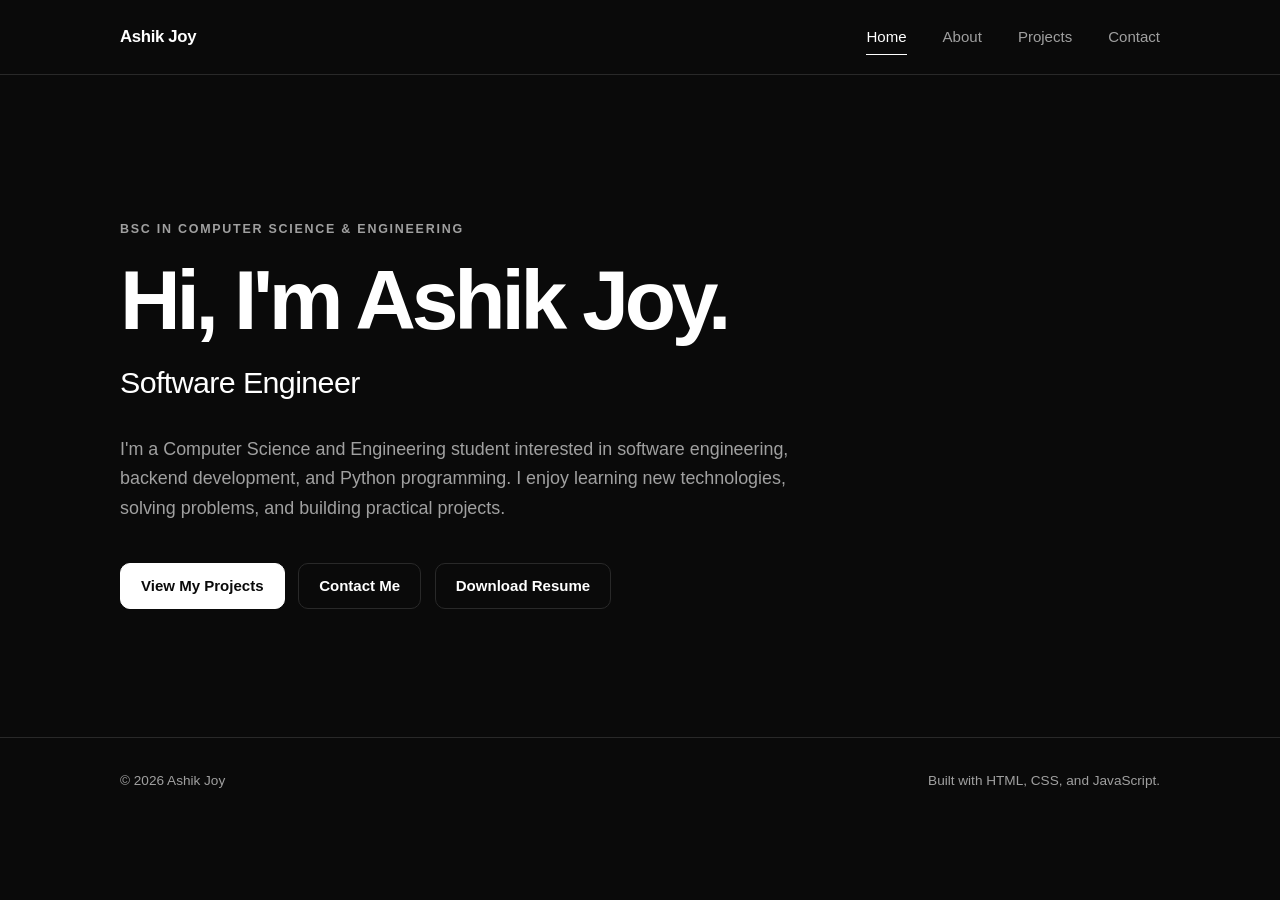
<file: index.html>
<!DOCTYPE html>
<html lang="en">
<head>
  <meta charset="UTF-8">
  <meta name="viewport" content="width=device-width, initial-scale=1.0">
  <meta name="description" content="Portfolio of Ashik Joy, a Computer Science and Engineering student interested in software engineering, backend development, and Python.">
  <title>Home | Ashik Joy</title>
  <link rel="stylesheet" href="css/style.css">
  <script src="js/script.js" defer></script>
</head>
<body>
  <a class="skip-link" href="#main-content">Skip to main content</a>

  <!-- Shared navigation: keep this block consistent on every page. -->
  <header class="site-header">
    <div class="container nav-inner">
      <a class="logo" href="index.html">Ashik Joy</a>

      <nav class="site-nav" aria-label="Primary navigation">
        <button class="nav-toggle" type="button" aria-label="Toggle navigation" aria-expanded="false" aria-controls="primary-navigation">
          <span></span>
          <span></span>
          <span></span>
        </button>

        <ul class="nav-menu" id="primary-navigation">
          <li><a class="active" href="index.html" aria-current="page">Home</a></li>
          <li><a href="about.html">About</a></li>
          <li><a href="projects.html">Projects</a></li>
          <li><a href="contact.html">Contact</a></li>
        </ul>
      </nav>
    </div>
  </header>

  <main class="site-main" id="main-content">
    <section class="hero">
      <div class="container">
        <div class="hero-content">
          <p class="eyebrow">BSc in Computer Science &amp; Engineering</p>
          <h1>Hi, I'm Ashik Joy.</h1>
          <p class="hero-title">Software Engineer</p>
          <p class="hero-description">I'm a Computer Science and Engineering student interested in software engineering, backend development, and Python programming. I enjoy learning new technologies, solving problems, and building practical projects.</p>

          <div class="hero-actions">
            <a class="button button--primary" href="projects.html">View My Projects</a>
            <a class="button" href="contact.html">Contact Me</a>
            <!-- Add the PDF at assets/Ashik-Joy-CV.pdf when it is ready. -->
            <a class="button" href="assets/Ashik-Joy-CV.pdf" download>Download Resume</a>
          </div>
        </div>
      </div>
    </section>
  </main>

  <footer class="site-footer">
    <div class="container footer-inner">
      <p>&copy; 2026 Ashik Joy</p>
      <p>Built with HTML, CSS, and JavaScript.</p>
    </div>
  </footer>
</body>
</html>
</file>
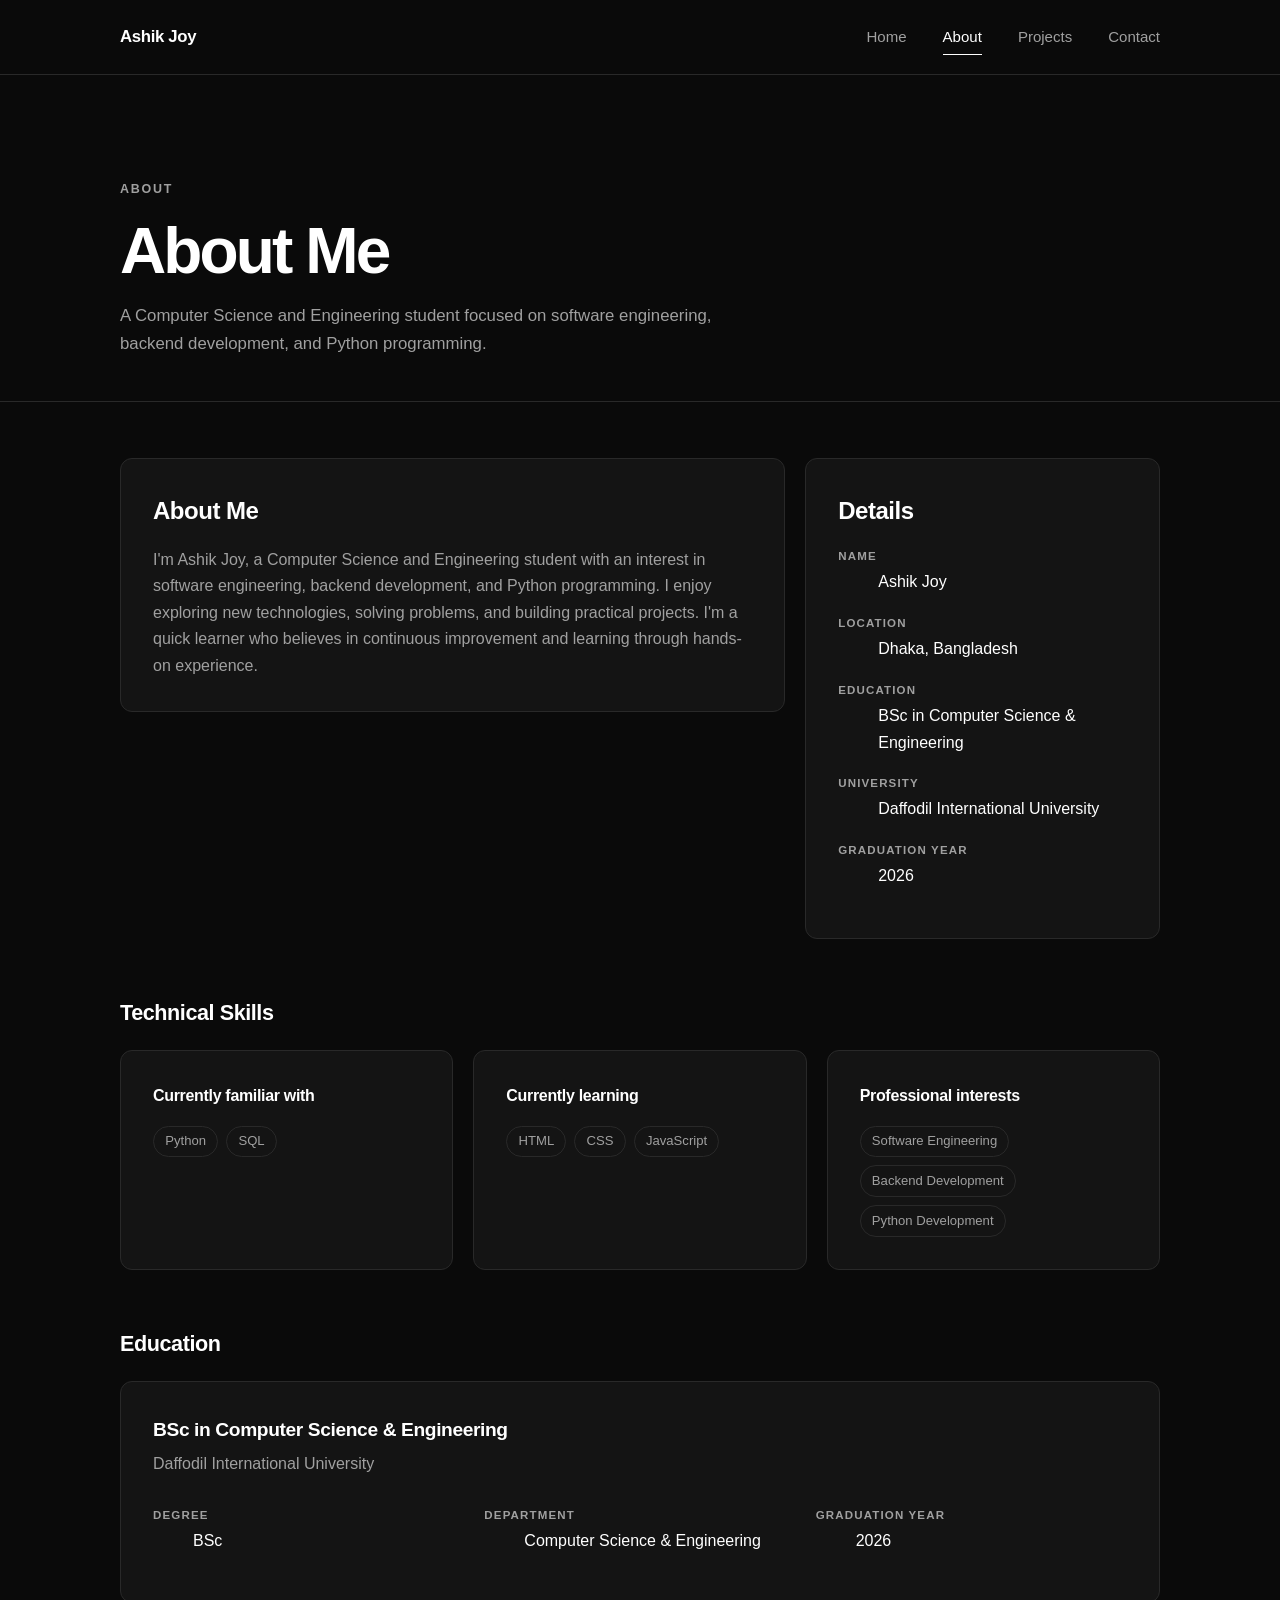
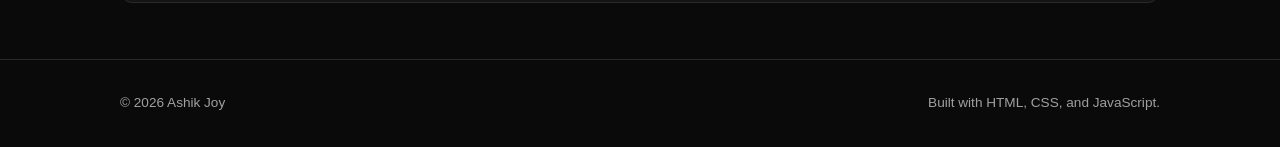
<file: about.html>
<!DOCTYPE html>
<html lang="en">
<head>
  <meta charset="UTF-8">
  <meta name="viewport" content="width=device-width, initial-scale=1.0">
  <meta name="description" content="About Ashik Joy, a Computer Science and Engineering student focused on software engineering, backend development, and Python.">
  <title>About | Ashik Joy</title>
  <link rel="stylesheet" href="css/style.css">
  <script src="js/script.js" defer></script>
</head>
<body>
  <a class="skip-link" href="#main-content">Skip to main content</a>

  <!-- Shared navigation: keep this block consistent on every page. -->
  <header class="site-header">
    <div class="container nav-inner">
      <a class="logo" href="index.html">Ashik Joy</a>

      <nav class="site-nav" aria-label="Primary navigation">
        <button class="nav-toggle" type="button" aria-label="Toggle navigation" aria-expanded="false" aria-controls="primary-navigation">
          <span></span>
          <span></span>
          <span></span>
        </button>

        <ul class="nav-menu" id="primary-navigation">
          <li><a href="index.html">Home</a></li>
          <li><a class="active" href="about.html" aria-current="page">About</a></li>
          <li><a href="projects.html">Projects</a></li>
          <li><a href="contact.html">Contact</a></li>
        </ul>
      </nav>
    </div>
  </header>

  <main class="site-main" id="main-content">
    <section class="page-header">
      <div class="container">
        <p class="eyebrow">About</p>
        <h1>About Me</h1>
        <p class="page-intro">A Computer Science and Engineering student focused on software engineering, backend development, and Python programming.</p>
      </div>
    </section>

    <section class="section">
      <div class="container about-layout">
        <article class="card">
          <h2>About Me</h2>
          <p class="about-copy">I'm Ashik Joy, a Computer Science and Engineering student with an interest in software engineering, backend development, and Python programming. I enjoy exploring new technologies, solving problems, and building practical projects. I'm a quick learner who believes in continuous improvement and learning through hands-on experience.</p>
        </article>

        <aside class="card" aria-labelledby="details-heading">
          <h2 id="details-heading">Details</h2>
          <dl class="detail-list">
            <div>
              <dt>Name</dt>
              <dd>Ashik Joy</dd>
            </div>
            <div>
              <dt>Location</dt>
              <dd>Dhaka, Bangladesh</dd>
            </div>
            <div>
              <dt>Education</dt>
              <dd>BSc in Computer Science &amp; Engineering</dd>
            </div>
            <div>
              <dt>University</dt>
              <dd>Daffodil International University</dd>
            </div>
            <div>
              <dt>Graduation Year</dt>
              <dd>2026</dd>
            </div>
          </dl>
        </aside>
      </div>
    </section>

    <section class="section section--tight">
      <div class="container">
        <h2 class="section-heading">Technical Skills</h2>

        <div class="skill-groups">
          <article class="card skill-group">
            <h3>Currently familiar with</h3>
            <ul class="tag-list">
              <li>Python</li>
              <li>SQL</li>
            </ul>
          </article>

          <article class="card skill-group">
            <h3>Currently learning</h3>
            <ul class="tag-list">
              <li>HTML</li>
              <li>CSS</li>
              <li>JavaScript</li>
            </ul>
          </article>

          <article class="card skill-group">
            <h3>Professional interests</h3>
            <ul class="tag-list">
              <li>Software Engineering</li>
              <li>Backend Development</li>
              <li>Python Development</li>
            </ul>
          </article>
        </div>
      </div>
    </section>

    <section class="section section--tight">
      <div class="container">
        <h2 class="section-heading">Education</h2>

        <article class="card education-card">
          <h3>BSc in Computer Science &amp; Engineering</h3>
          <p class="education-university">Daffodil International University</p>

          <dl class="detail-list detail-list--columns">
            <div>
              <dt>Degree</dt>
              <dd>BSc</dd>
            </div>
            <div>
              <dt>Department</dt>
              <dd>Computer Science &amp; Engineering</dd>
            </div>
            <div>
              <dt>Graduation Year</dt>
              <dd>2026</dd>
            </div>
          </dl>
        </article>
      </div>
    </section>
  </main>

  <footer class="site-footer">
    <div class="container footer-inner">
      <p>&copy; 2026 Ashik Joy</p>
      <p>Built with HTML, CSS, and JavaScript.</p>
    </div>
  </footer>
</body>
</html>
</file>
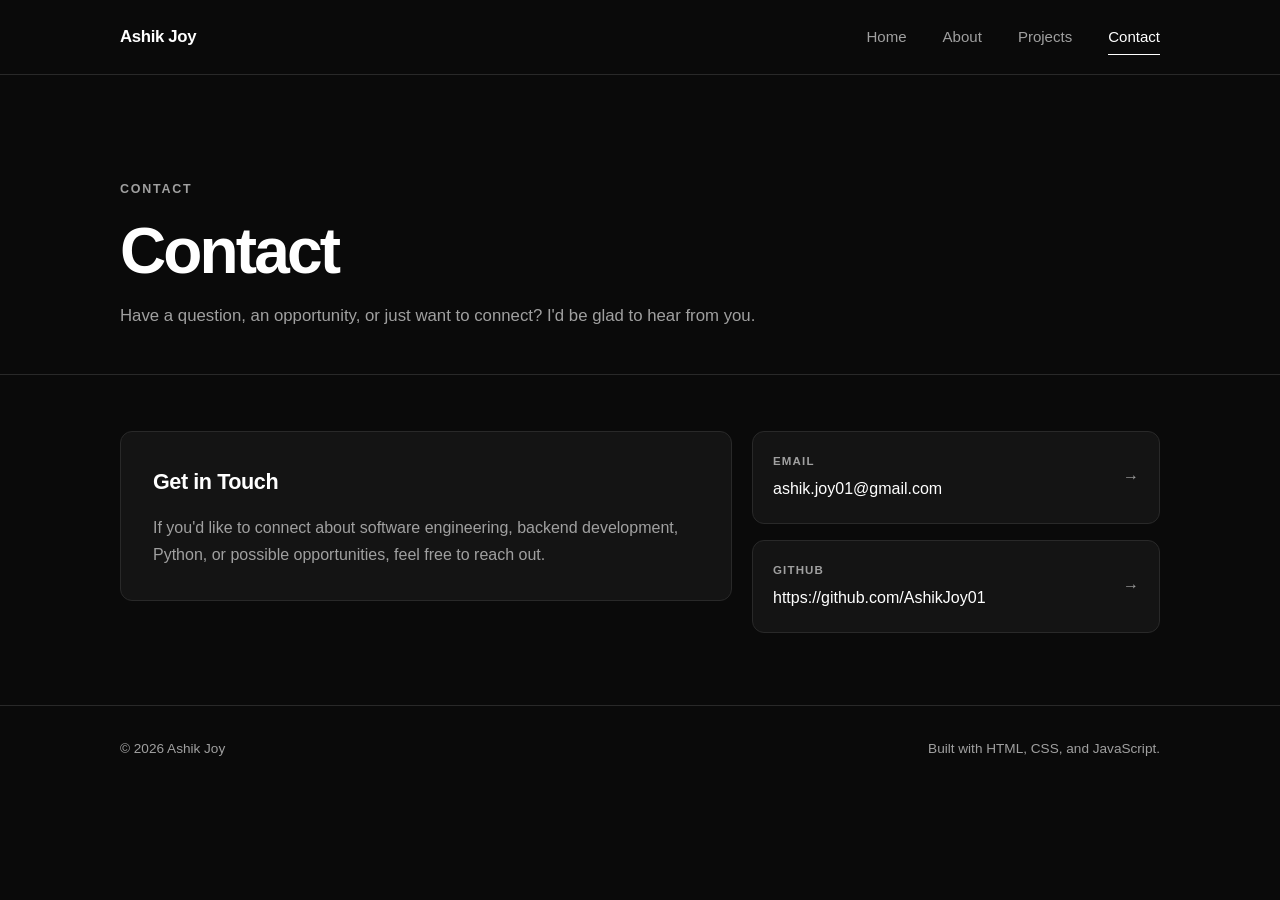
<file: contact.html>
<!DOCTYPE html>
<html lang="en">
<head>
  <meta charset="UTF-8">
  <meta name="viewport" content="width=device-width, initial-scale=1.0">
  <meta name="description" content="Contact Ashik Joy by email or GitHub.">
  <title>Contact | Ashik Joy</title>
  <link rel="stylesheet" href="css/style.css">
  <script src="js/script.js" defer></script>
</head>
<body>
  <a class="skip-link" href="#main-content">Skip to main content</a>

  <!-- Shared navigation: keep this block consistent on every page. -->
  <header class="site-header">
    <div class="container nav-inner">
      <a class="logo" href="index.html">Ashik Joy</a>

      <nav class="site-nav" aria-label="Primary navigation">
        <button class="nav-toggle" type="button" aria-label="Toggle navigation" aria-expanded="false" aria-controls="primary-navigation">
          <span></span>
          <span></span>
          <span></span>
        </button>

        <ul class="nav-menu" id="primary-navigation">
          <li><a href="index.html">Home</a></li>
          <li><a href="about.html">About</a></li>
          <li><a href="projects.html">Projects</a></li>
          <li><a class="active" href="contact.html" aria-current="page">Contact</a></li>
        </ul>
      </nav>
    </div>
  </header>

  <main class="site-main" id="main-content">
    <section class="page-header">
      <div class="container">
        <p class="eyebrow">Contact</p>
        <h1>Contact</h1>
        <p class="page-intro">Have a question, an opportunity, or just want to connect? I'd be glad to hear from you.</p>
      </div>
    </section>

    <section class="section">
      <div class="container contact-layout">
        <article class="card contact-message">
          <h2>Get in Touch</h2>
          <p>If you'd like to connect about software engineering, backend development, Python, or possible opportunities, feel free to reach out.</p>
        </article>

        <address class="contact-links">
          <a class="contact-link" href="mailto:ashik.joy01@gmail.com">
            <span>
              <span class="contact-label">Email</span>
              <span class="contact-value">ashik.joy01@gmail.com</span>
            </span>
            <span class="contact-arrow" aria-hidden="true">&rarr;</span>
          </a>

          <a class="contact-link" href="https://github.com/AshikJoy01" target="_blank" rel="noopener noreferrer">
            <span>
              <span class="contact-label">GitHub</span>
              <span class="contact-value">https://github.com/AshikJoy01</span>
            </span>
            <span class="contact-arrow" aria-hidden="true">&rarr;</span>
          </a>
        </address>
      </div>
    </section>
  </main>

  <footer class="site-footer">
    <div class="container footer-inner">
      <p>&copy; 2026 Ashik Joy</p>
      <p>Built with HTML, CSS, and JavaScript.</p>
    </div>
  </footer>
</body>
</html>
</file>
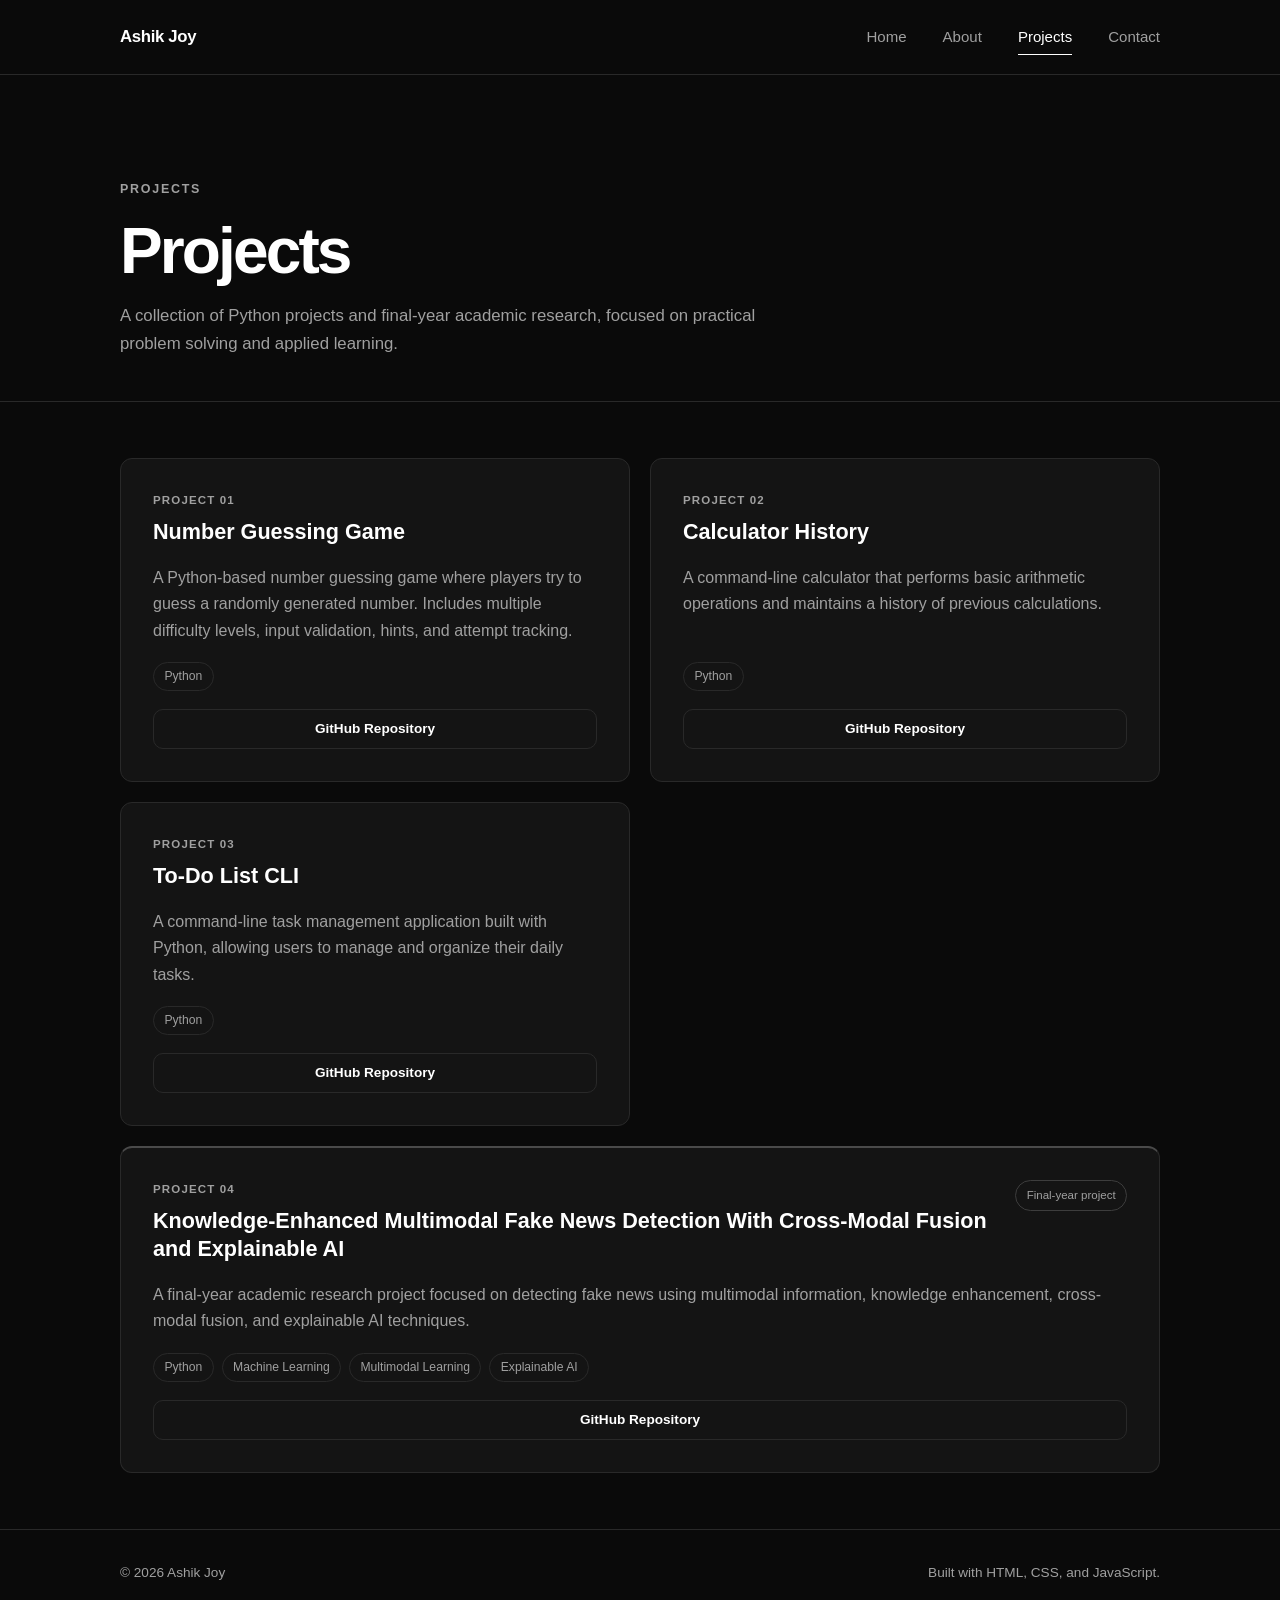
<file: projects.html>
<!DOCTYPE html>
<html lang="en">
<head>
  <meta charset="UTF-8">
  <meta name="viewport" content="width=device-width, initial-scale=1.0">
  <meta name="description" content="Projects by Ashik Joy, including Python command-line applications and a final-year multimodal fake news detection research project.">
  <title>Projects | Ashik Joy</title>
  <link rel="stylesheet" href="css/style.css">
  <script src="js/script.js" defer></script>
</head>
<body>
  <a class="skip-link" href="#main-content">Skip to main content</a>

  <!-- Shared navigation: keep this block consistent on every page. -->
  <header class="site-header">
    <div class="container nav-inner">
      <a class="logo" href="index.html">Ashik Joy</a>

      <nav class="site-nav" aria-label="Primary navigation">
        <button class="nav-toggle" type="button" aria-label="Toggle navigation" aria-expanded="false" aria-controls="primary-navigation">
          <span></span>
          <span></span>
          <span></span>
        </button>

        <ul class="nav-menu" id="primary-navigation">
          <li><a href="index.html">Home</a></li>
          <li><a href="about.html">About</a></li>
          <li><a class="active" href="projects.html" aria-current="page">Projects</a></li>
          <li><a href="contact.html">Contact</a></li>
        </ul>
      </nav>
    </div>
  </header>

  <main class="site-main" id="main-content">
    <section class="page-header">
      <div class="container">
        <p class="eyebrow">Projects</p>
        <h1>Projects</h1>
        <p class="page-intro">A collection of Python projects and final-year academic research, focused on practical problem solving and applied learning.</p>
      </div>
    </section>

    <section class="section">
      <div class="container">
        <div class="project-grid">
          <article class="project-card">
            <div class="project-header">
              <div>
                <p class="project-number">Project 01</p>
                <h2>Number Guessing Game</h2>
              </div>
            </div>

            <p class="project-description">A Python-based number guessing game where players try to guess a randomly generated number. Includes multiple difficulty levels, input validation, hints, and attempt tracking.</p>

            <ul class="tag-list project-tech" aria-label="Technologies used">
              <li>Python</li>
            </ul>

            <!-- Replace # with the repository URL when it is available. -->
            <a class="button button--small" href="#" aria-label="GitHub repository placeholder for Number Guessing Game">GitHub Repository</a>
          </article>

          <article class="project-card">
            <div class="project-header">
              <div>
                <p class="project-number">Project 02</p>
                <h2>Calculator History</h2>
              </div>
            </div>

            <p class="project-description">A command-line calculator that performs basic arithmetic operations and maintains a history of previous calculations.</p>

            <ul class="tag-list project-tech" aria-label="Technologies used">
              <li>Python</li>
            </ul>

            <!-- Replace # with the repository URL when it is available. -->
            <a class="button button--small" href="#" aria-label="GitHub repository placeholder for Calculator History">GitHub Repository</a>
          </article>

          <article class="project-card">
            <div class="project-header">
              <div>
                <p class="project-number">Project 03</p>
                <h2>To-Do List CLI</h2>
              </div>
            </div>

            <p class="project-description">A command-line task management application built with Python, allowing users to manage and organize their daily tasks.</p>

            <ul class="tag-list project-tech" aria-label="Technologies used">
              <li>Python</li>
            </ul>

            <!-- Replace # with the repository URL when it is available. -->
            <a class="button button--small" href="#" aria-label="GitHub repository placeholder for To-Do List CLI">GitHub Repository</a>
          </article>

          <article class="project-card project-card--featured">
            <div class="project-header">
              <div>
                <p class="project-number">Project 04</p>
                <h2>Knowledge-Enhanced Multimodal Fake News Detection With Cross-Modal Fusion and Explainable AI</h2>
              </div>
              <span class="project-badge">Final-year project</span>
            </div>

            <p class="project-description">A final-year academic research project focused on detecting fake news using multimodal information, knowledge enhancement, cross-modal fusion, and explainable AI techniques.</p>

            <ul class="tag-list project-tech" aria-label="Technologies used">
              <li>Python</li>
              <li>Machine Learning</li>
              <li>Multimodal Learning</li>
              <li>Explainable AI</li>
            </ul>

            <!-- Replace # with the repository URL when it is available. -->
            <a class="button button--small" href="#" aria-label="GitHub repository placeholder for the final-year research project">GitHub Repository</a>
          </article>
        </div>
      </div>
    </section>
  </main>

  <footer class="site-footer">
    <div class="container footer-inner">
      <p>&copy; 2026 Ashik Joy</p>
      <p>Built with HTML, CSS, and JavaScript.</p>
    </div>
  </footer>
</body>
</html>
</file>
<file: css/style.css>
/* ==========================================================
   Design tokens
   Change these values to update the theme across the site.
   ========================================================== */

:root {
  --bg: #0a0a0a;
  --surface: #141414;
  --surface-hover: #1a1a1a;
  --text: #ffffff;
  --muted: #a0a0a0;
  --border: #292929;
  --border-hover: #3d3d3d;
  --max-width: 1120px;
  --radius: 12px;
  --page-padding: clamp(1.25rem, 4vw, 2.5rem);
  --transition: 180ms ease;
}

/* ==========================================================
   Base styles
   ========================================================== */

*,
*::before,
*::after {
  box-sizing: border-box;
}

html {
  scroll-behavior: smooth;
}

body {
  margin: 0;
  background: var(--bg);
  color: var(--text);
  font-family: -apple-system, BlinkMacSystemFont, "Segoe UI", Roboto, Helvetica, Arial, sans-serif;
  font-size: 16px;
  line-height: 1.65;
  -webkit-font-smoothing: antialiased;
}

h1,
h2,
h3,
p,
dl,
dd {
  margin-top: 0;
}

a {
  color: inherit;
  text-decoration: none;
}

button {
  font: inherit;
}

ul {
  margin: 0;
  padding: 0;
  list-style: none;
}

::selection {
  background: #ffffff;
  color: #0a0a0a;
}

:focus-visible {
  outline: 2px solid var(--text);
  outline-offset: 4px;
}

.container {
  width: 100%;
  max-width: var(--max-width);
  margin: 0 auto;
  padding: 0 var(--page-padding);
}

.site-main {
  min-height: 70vh;
}

.sr-only {
  position: absolute;
  width: 1px;
  height: 1px;
  padding: 0;
  margin: -1px;
  overflow: hidden;
  clip: rect(0, 0, 0, 0);
  white-space: nowrap;
  border: 0;
}

.skip-link {
  position: absolute;
  top: -100px;
  left: var(--page-padding);
  z-index: 100;
  padding: 0.65rem 1rem;
  background: var(--text);
  color: var(--bg);
  border-radius: 8px;
  font-weight: 600;
}

.skip-link:focus {
  top: 1rem;
}

/* ==========================================================
   Shared navigation
   ========================================================== */

.site-header {
  position: sticky;
  top: 0;
  z-index: 20;
  background: var(--bg);
  border-bottom: 1px solid var(--border);
}

.nav-inner {
  display: flex;
  align-items: center;
  justify-content: space-between;
  min-height: 74px;
}

.logo {
  font-size: 1.05rem;
  font-weight: 700;
  letter-spacing: -0.02em;
  transition: color var(--transition);
}

.logo:hover {
  color: var(--muted);
}

.site-nav {
  display: flex;
  align-items: center;
}

.nav-menu {
  display: flex;
  align-items: center;
  gap: clamp(1.25rem, 3vw, 2.25rem);
}

.nav-menu a {
  position: relative;
  display: inline-block;
  padding: 0.25rem 0;
  color: var(--muted);
  font-size: 0.94rem;
  transition: color var(--transition);
}

.nav-menu a::after {
  content: "";
  position: absolute;
  right: 0;
  bottom: -2px;
  left: 0;
  height: 1px;
  background: var(--text);
  transform: scaleX(0);
  transition: transform var(--transition);
}

.nav-menu a:hover,
.nav-menu a.active {
  color: var(--text);
}

.nav-menu a:hover::after,
.nav-menu a.active::after {
  transform: scaleX(1);
}

.nav-toggle {
  display: none;
  width: 42px;
  height: 38px;
  place-items: center;
  padding: 0;
  background: transparent;
  border: 1px solid var(--border);
  border-radius: 8px;
  cursor: pointer;
  transition: border-color var(--transition), background var(--transition);
}

.nav-toggle:hover {
  background: var(--surface);
  border-color: var(--border-hover);
}

.nav-toggle span {
  display: block;
  width: 18px;
  height: 1.5px;
  background: var(--text);
  transition: transform var(--transition), opacity var(--transition);
}

.nav-toggle span + span {
  margin-top: 4px;
}

.nav-toggle[aria-expanded="true"] span:first-child {
  transform: translateY(5.5px) rotate(45deg);
}

.nav-toggle[aria-expanded="true"] span:nth-child(2) {
  opacity: 0;
}

.nav-toggle[aria-expanded="true"] span:last-child {
  transform: translateY(-5.5px) rotate(-45deg);
}

/* ==========================================================
   Buttons
   ========================================================== */

.button {
  display: inline-flex;
  align-items: center;
  justify-content: center;
  min-height: 46px;
  padding: 0.7rem 1.25rem;
  border: 1px solid var(--border);
  border-radius: 10px;
  background: transparent;
  color: var(--text);
  font-size: 0.94rem;
  font-weight: 600;
  line-height: 1.2;
  cursor: pointer;
  transition: background var(--transition), border-color var(--transition), color var(--transition), transform var(--transition);
}

.button:hover {
  background: var(--surface-hover);
  border-color: var(--border-hover);
  transform: translateY(-1px);
}

.button:active {
  transform: translateY(0);
}

.button--primary {
  background: var(--text);
  border-color: var(--text);
  color: var(--bg);
}

.button--primary:hover {
  background: #e6e6e6;
  border-color: #e6e6e6;
}

.button--small {
  min-height: 40px;
  padding: 0.55rem 0.95rem;
  font-size: 0.85rem;
}

/* ==========================================================
   Page headings and shared sections
   ========================================================== */

.eyebrow {
  margin-bottom: 1rem;
  color: var(--muted);
  font-size: 0.78rem;
  font-weight: 600;
  letter-spacing: 0.14em;
  text-transform: uppercase;
}

.hero {
  padding: clamp(5rem, 12vw, 9rem) 0 clamp(5rem, 10vw, 8rem);
}

.hero-content {
  max-width: 760px;
}

.hero h1 {
  margin-bottom: 0.75rem;
  font-size: clamp(2.75rem, 7vw, 5.25rem);
  font-weight: 700;
  line-height: 1.06;
  letter-spacing: -0.05em;
}

.hero-title {
  margin-bottom: 1.75rem;
  font-size: clamp(1.3rem, 3vw, 1.9rem);
  font-weight: 500;
  letter-spacing: -0.02em;
}

.hero-description {
  max-width: 680px;
  margin-bottom: 2.5rem;
  color: var(--muted);
  font-size: clamp(1rem, 1.6vw, 1.12rem);
}

.hero-actions {
  display: flex;
  flex-wrap: wrap;
  gap: 0.85rem;
}

.page-header {
  padding: clamp(4rem, 9vw, 6.5rem) 0 2.75rem;
  border-bottom: 1px solid var(--border);
}

.page-header h1 {
  margin-bottom: 1rem;
  font-size: clamp(2.5rem, 6vw, 4rem);
  font-weight: 700;
  line-height: 1.1;
  letter-spacing: -0.045em;
}

.page-intro {
  max-width: 650px;
  margin-bottom: 0;
  color: var(--muted);
  font-size: 1.05rem;
}

.section {
  padding: 3.5rem 0;
}

.section--tight {
  padding-top: 0;
}

.section-heading {
  margin-bottom: 1.25rem;
  font-size: 1.35rem;
  letter-spacing: -0.02em;
}

.card {
  padding: clamp(1.5rem, 3vw, 2rem);
  background: var(--surface);
  border: 1px solid var(--border);
  border-radius: var(--radius);
}

.card h2,
.card h3 {
  margin-bottom: 1rem;
  letter-spacing: -0.02em;
}

/* ==========================================================
   About page
   ========================================================== */

.about-layout {
  display: grid;
  grid-template-columns: minmax(0, 1.5fr) minmax(260px, 0.8fr);
  gap: 1.25rem;
  align-items: start;
}

.about-copy {
  max-width: 68ch;
  margin-bottom: 0;
  color: var(--muted);
}

.detail-list > div + div {
  margin-top: 1.15rem;
}

.detail-list dt {
  margin-bottom: 0.2rem;
  color: var(--muted);
  font-size: 0.72rem;
  font-weight: 600;
  letter-spacing: 0.1em;
  text-transform: uppercase;
}

.detail-list dd {
  margin-bottom: 0;
  font-weight: 500;
  overflow-wrap: anywhere;
}

.skill-groups {
  display: grid;
  grid-template-columns: repeat(3, minmax(0, 1fr));
  gap: 1.25rem;
}

.skill-group h3 {
  font-size: 1rem;
}

.tag-list {
  display: flex;
  flex-wrap: wrap;
  gap: 0.5rem;
}

.tag-list li {
  padding: 0.35rem 0.7rem;
  border: 1px solid var(--border);
  border-radius: 999px;
  color: var(--muted);
  font-size: 0.82rem;
  line-height: 1.4;
}

.education-card h3 {
  margin-bottom: 0.35rem;
  font-size: 1.2rem;
}

.education-university {
  margin-bottom: 1.75rem;
  color: var(--muted);
}

.detail-list--columns {
  display: grid;
  grid-template-columns: repeat(3, minmax(0, 1fr));
  gap: 1.25rem;
}

.detail-list--columns > div + div {
  margin-top: 0;
}

/* ==========================================================
   Projects page
   ========================================================== */

.project-grid {
  display: grid;
  grid-template-columns: repeat(2, minmax(0, 1fr));
  gap: 1.25rem;
}

.project-card {
  display: flex;
  flex-direction: column;
  gap: 1.15rem;
  min-height: 310px;
  padding: clamp(1.5rem, 3vw, 2rem);
  background: var(--surface);
  border: 1px solid var(--border);
  border-radius: var(--radius);
  transition: background var(--transition), border-color var(--transition), transform var(--transition);
}

.project-card:hover {
  background: var(--surface-hover);
  border-color: var(--border-hover);
  transform: translateY(-3px);
}

.project-card--featured {
  grid-column: 1 / -1;
  border-top: 2px solid #4a4a4a;
}

.project-header {
  display: flex;
  align-items: flex-start;
  justify-content: space-between;
  gap: 1rem;
}

.project-number {
  margin-bottom: 0.5rem;
  color: var(--muted);
  font-size: 0.72rem;
  font-weight: 600;
  letter-spacing: 0.1em;
  text-transform: uppercase;
}

.project-card h2 {
  margin-bottom: 0;
  font-size: 1.35rem;
  line-height: 1.3;
}

.project-badge {
  flex: 0 0 auto;
  padding: 0.3rem 0.65rem;
  border: 1px solid var(--border-hover);
  border-radius: 999px;
  color: var(--muted);
  font-size: 0.72rem;
  white-space: nowrap;
}

.project-description {
  flex: 1;
  margin-bottom: 0;
  color: var(--muted);
}

.project-tech li {
  padding: 0.3rem 0.65rem;
  font-size: 0.76rem;
}

/* ==========================================================
   Contact page
   ========================================================== */

.contact-layout {
  display: grid;
  grid-template-columns: minmax(0, 1.2fr) minmax(280px, 0.8fr);
  gap: 1.25rem;
  align-items: start;
}

.contact-message h2 {
  font-size: 1.35rem;
}

.contact-message p {
  max-width: 62ch;
  margin-bottom: 0;
  color: var(--muted);
}

.contact-links {
  display: grid;
  gap: 1rem;
  margin: 0;
  font-style: normal;
}

.contact-link {
  display: flex;
  align-items: center;
  justify-content: space-between;
  gap: 1rem;
  min-width: 0;
  padding: 1.25rem;
  background: var(--surface);
  border: 1px solid var(--border);
  border-radius: var(--radius);
  transition: background var(--transition), border-color var(--transition), transform var(--transition);
}

.contact-link:hover {
  background: var(--surface-hover);
  border-color: var(--border-hover);
  transform: translateY(-2px);
}

.contact-label {
  display: block;
  margin-bottom: 0.35rem;
  color: var(--muted);
  font-size: 0.72rem;
  font-weight: 600;
  letter-spacing: 0.1em;
  text-transform: uppercase;
}

.contact-value {
  display: block;
  font-weight: 500;
  overflow-wrap: anywhere;
}

.contact-arrow {
  flex: 0 0 auto;
  color: var(--muted);
  transition: color var(--transition), transform var(--transition);
}

.contact-link:hover .contact-arrow {
  color: var(--text);
  transform: translate(2px, -2px);
}

/* ==========================================================
   Footer
   ========================================================== */

.site-footer {
  padding: 2rem 0;
  border-top: 1px solid var(--border);
  color: var(--muted);
  font-size: 0.85rem;
}

.footer-inner {
  display: flex;
  align-items: center;
  justify-content: space-between;
  gap: 1rem;
}

.footer-inner p {
  margin-bottom: 0;
}

/* ==========================================================
   Responsive layouts
   ========================================================== */

@media (max-width: 900px) {
  .about-layout,
  .contact-layout {
    grid-template-columns: 1fr;
  }

  .skill-groups {
    grid-template-columns: repeat(3, minmax(0, 1fr));
  }
}

@media (max-width: 720px) {
  .nav-inner {
    min-height: 68px;
  }

  .site-nav {
    margin-left: auto;
  }

  .nav-toggle {
    display: grid;
  }

  .nav-menu {
    display: none;
    position: absolute;
    top: 100%;
    right: 0;
    left: 0;
    flex-direction: column;
    align-items: stretch;
    gap: 0;
    padding: 0.5rem var(--page-padding) 1.25rem;
    background: var(--bg);
    border-bottom: 1px solid var(--border);
  }

  .nav-menu.is-open {
    display: flex;
  }

  .nav-menu a {
    display: block;
    padding: 0.85rem 0;
    font-size: 1rem;
  }

  .nav-menu a::after {
    bottom: 0.55rem;
  }

  .project-grid {
    grid-template-columns: 1fr;
  }

  .project-card--featured {
    grid-column: auto;
  }

  .project-card {
    min-height: 0;
  }
}

@media (max-width: 640px) {
  .hero {
    padding: 4.5rem 0 5.5rem;
  }

  .hero h1 {
    font-size: clamp(2.4rem, 11vw, 3.4rem);
  }

  .hero-actions {
    flex-direction: column;
  }

  .hero-actions .button {
    width: 100%;
  }

  .page-header {
    padding: 4rem 0 2.25rem;
  }

  .section {
    padding: 2.75rem 0;
  }

  .skill-groups,
  .detail-list--columns {
    grid-template-columns: 1fr;
  }

  .skill-groups {
    gap: 1rem;
  }

  .detail-list--columns {
    gap: 1.15rem;
  }

  .detail-list--columns > div + div {
    margin-top: 0;
  }

  .project-header {
    flex-direction: column;
  }

  .project-badge {
    align-self: flex-start;
  }

  .contact-link {
    align-items: flex-start;
    flex-direction: column;
    gap: 0.75rem;
  }

  .footer-inner {
    flex-direction: column;
    align-items: flex-start;
    gap: 0.25rem;
  }
}

/* ==========================================================
   Reduced motion
   ========================================================== */

@media (prefers-reduced-motion: reduce) {
  html {
    scroll-behavior: auto;
  }

  *,
  *::before,
  *::after {
    transition-duration: 0.01ms !important;
    animation-duration: 0.01ms !important;
    animation-iteration-count: 1 !important;
  }
}
</file>
